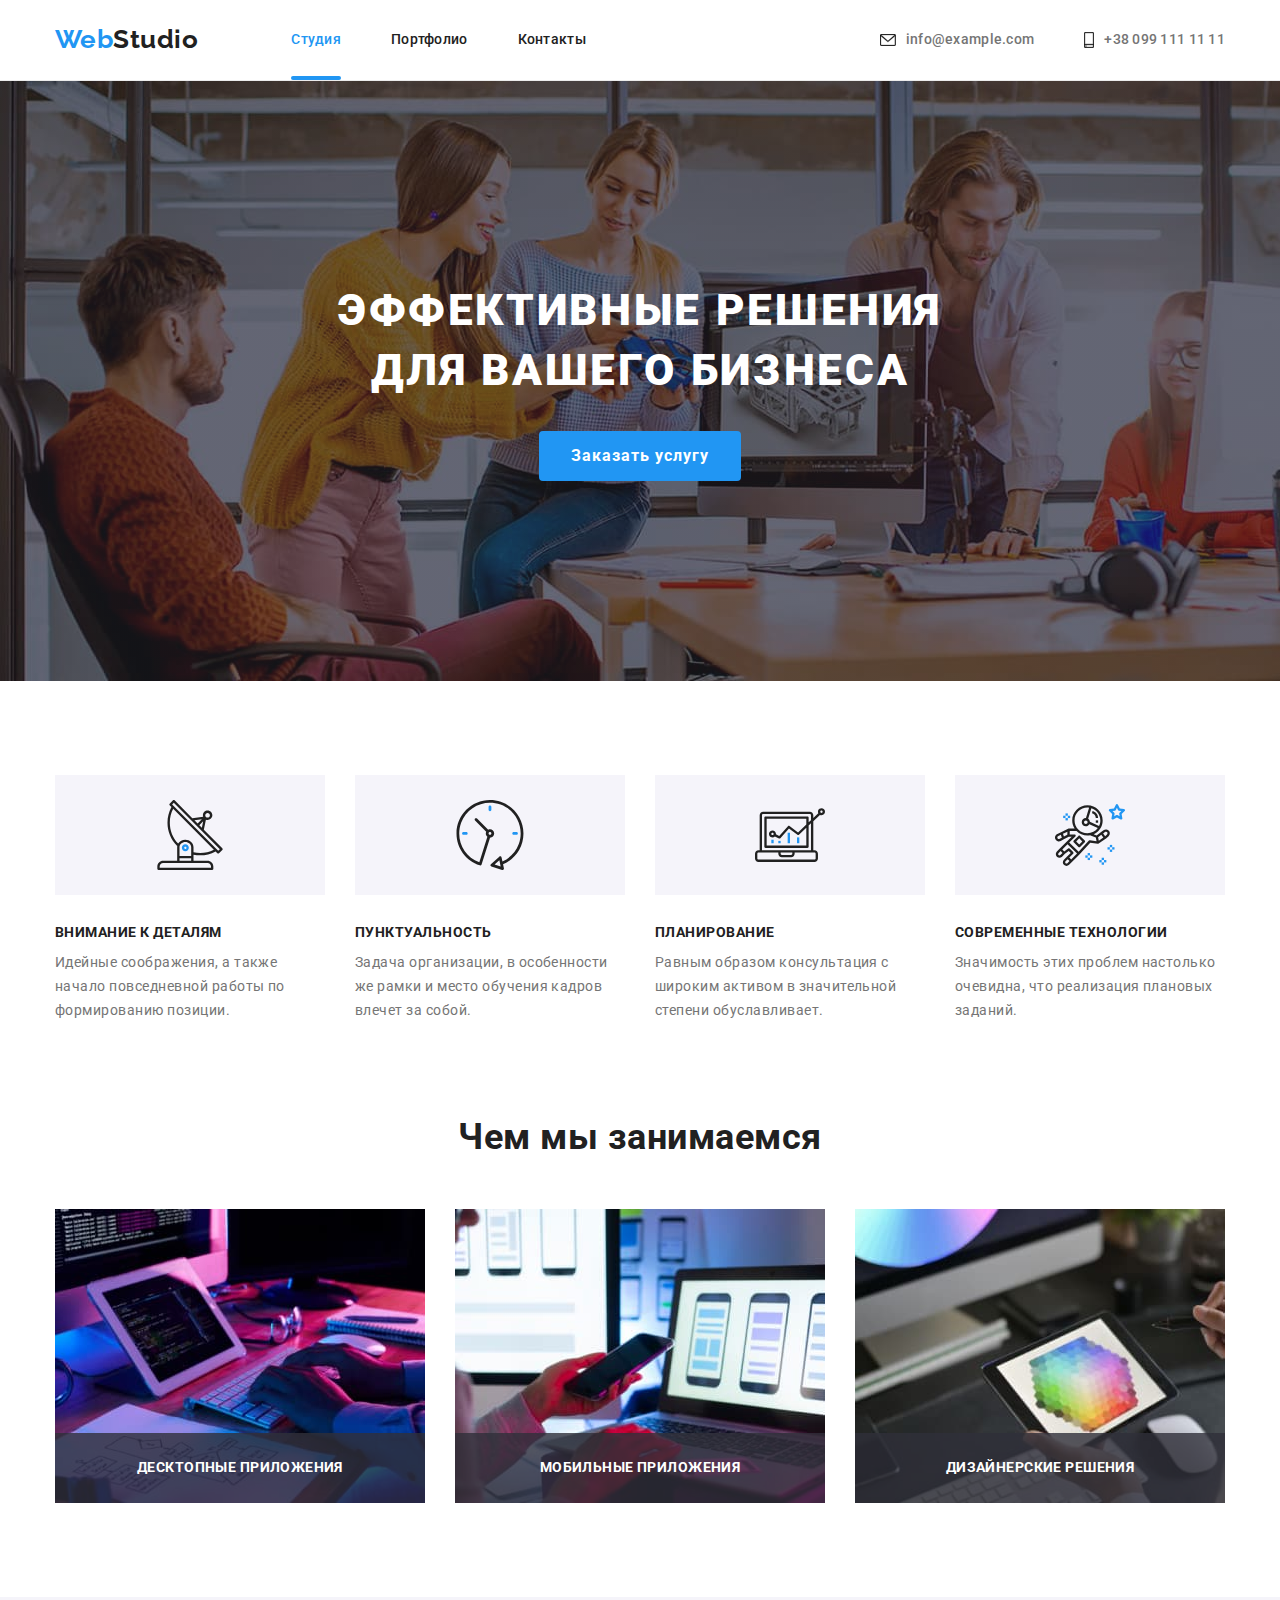
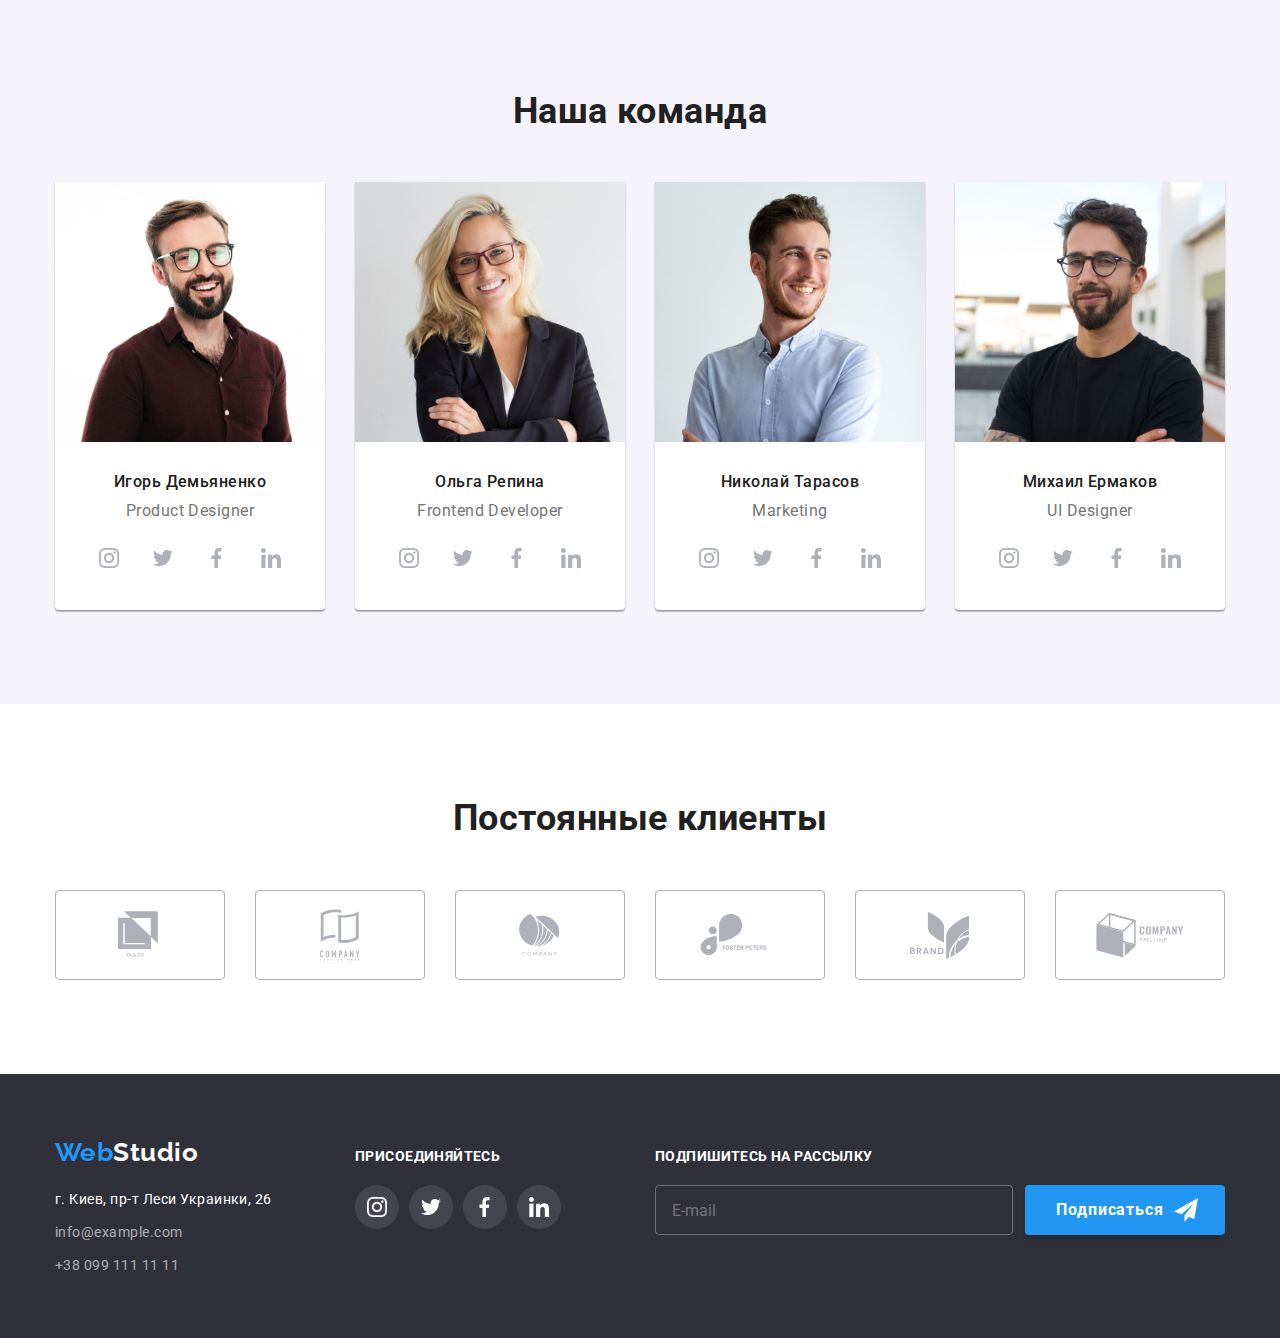
<file: index.html>
<!DOCTYPE html>
<html lang="ru">
<head>
    <meta charset="UTF-8">
    <meta http-equiv="X-UA-Compatible" content="IE=edge">
    <meta name="viewport" content="width=device-width, initial-scale=1.0">
    <title>WebStudio</title>
    <link rel="preconnect" href="https://fonts.gstatic.com">
    <link href="https://fonts.googleapis.com/css2?family=Raleway:wght@700&family=Roboto:wght@400;500;700;900&display=swap" rel="stylesheet">
    <link rel="stylesheet" href="https://cdnjs.cloudflare.com/ajax/libs/modern-normalize/1.0.0/modern-normalize.min.css">
    <link rel="stylesheet" href="css/styles.css">  
</head>
<body>
    <header class="header">
        <div class="container main">
          <nav class="nav-container">
                <a class="logo web header-logo" href="index.html" >Web<span class="studio-header">Studio</span></a>

            <ul class="nav-list">
                <li class="nav-item"><a href="index.html" class="link nav-link current">Студия</a></li>
                <li class="nav-item"><a href="portfolio.html" class="link nav-link">Портфолио</a></li>
                <li class="nav-item"><a href="" class="link nav-link">Контакты</a></li>
            </ul>
         </nav>

         <div class="header-contacts">
             <p class="nav-item">
               <a class="link header-link" href="mailto:info@example.com">
               <svg class="icon-contacts" width="16" height="12">
                 <use href="images/icons.svg#icon-envelope"></use>
               </svg>
              info@example.com</a>
            </p>
             <p class="nav-item">
               <a class="link header-link" href="telto:+380991111111">
              <svg class="icon-contacts" width="10" height="16">
                <use href="images/icons.svg#icon-smartphone"></use>
              </svg>+38 099 111 11 11</a>
            </p>
          </div>
        </div>
    </header>

    <main>
        <section class="hero overlay">
              <h1 class="hero-title">Эффективные решения для вашего бизнеса</h1>
              <button data-modal-open type="button" class="button hero-button">Заказать услугу</button>
        </section>

       
        <section class="advantages section">
           <div class="container">
            <h2 class="visually-hidden">Преимущества</h2>
            <ul class="advantages-list">

              

                <li class="advantages-item first-icon">
                  <div class="advantages-icons">
                     <svg class="icon-ad">
                      <use href="images/icons.svg#icon-antenna"></use>
                    </svg>
                 </div>

                    <h3 class="advantages-caption">Внимание к деталям</h3>
                <p class="advantages-decription">Идейные соображения, а также начало повседневной работы по формированию позиции.</p>
             </li>

             <li class="advantages-item second-icon">
              <div class="advantages-icons">
                <svg class="icon-ad">
                 <use href="images/icons.svg#icon-clock"></use>
               </svg>
            </div>
                 <h3 class="advantages-caption">Пунктуальность</h3>
                 <p class="advantages-decription">Задача организации, в особенности же рамки и место обучения кадров влечет за собой.</p>
             </li>

             <li class="advantages-item third-icon">
              <div class="advantages-icons">
                <svg class="icon-ad">
                 <use href="images/icons.svg#icon-diagram"></use>
               </svg>
            </div>
                 <h3 class="advantages-caption">Планирование</h3>
                 <p class="advantages-decription">Равным образом консультация с широким активом в значительной степени обуславливает.</p>
             </li>

             <li class="advantages-item fourth-icon">
              <div class="advantages-icons">
                <svg class="icon-ad">
                 <use href="images/icons.svg#icon-astronaut"></use>
               </svg>
            </div>
                 <h3 class="advantages-caption">Современные технологии</h3>
                 <p class="advantages-decription">Значимость этих проблем настолько очевидна, что реализация плановых заданий.</p>
             </li>
            </ul>
           </div>
        </section>

        <section class="examples section">
          <div class="container">
            <h2 class="section-title">Чем мы занимаемся</h2>
            <ul class="examples-list">
            <li class="examples-list-item"><img class="img" src="images/1.jpg" alt="человек работает за планшетом" width="370" height="294">
            <p>Десктопные приложения</p></li>
            <li class="examples-list-item"><img class="img" src="images/2.jpg" alt="человек работает за ноутбуком с телефоном в руке" width="370" height="294">
            <p>Мобильные приложения</p></li>
            <li class="examples-list-item"><img class="img" src="images/3.jpg" alt="человек на планшете рассматривает цветовую диаграмму" width="370" height="294">
            <p>Дизайнерские решения</p></li>
            </ul>
          </div>
        </section>

        <section class="team section">
            <div class="container">
            <h2 class="section-title">Наша команда</h2>
            <ul class="team-list">
                <li class="team-person">
                    <img class="img" src="images/img1.jpg" alt="Игорь Демьяненко Product Designer" width="270" height="260">
                    <div class="team-person-description">
                      <h3 class="section-name">Игорь Демьяненко</h3>
                      <p class="team-description">Product Designer</p>

                      <ul class="social-icons">
                        <li class="social-icons-item">
                          <a href="" class="social-icons-link" target="_blank" rel="noopener noreferrer">
                            <svg class="icon" aria-label="instagram">
                              <use href="images/icons.svg#icon-instagram"></use>
                            </svg>
                          </a>
                        </li>
                        <li class="social-icons-item">
                          <a href="" class="social-icons-link" target="_blank" rel="noopener noreferrer">
                            <svg class="icon" aria-label="twitter">
                              <use href="images/icons.svg#icon-twitter"></use>
                            </svg>
                          </a>  
                        </li>
                        <li class="social-icons-item">
                          <a href="" class="social-icons-link" target="_blank" rel="noopener noreferrer">
                            <svg class="icon" aria-label="facebook">
                              <use href="images/icons.svg#icon-facebook"></use>
                            </svg>
                          </a>
                        </li>
                        <li class="social-icons-item">
                          <a href="" class="social-icons-link" target="_blank" rel="noopener noreferrer">
                            <svg class="icon" aria-label="linkedin">
                              <use href="images/icons.svg#icon-linkedin"></use>
                            </svg>
                          </a>
                        </li>
                      </ul>
                    </div>
                </li>

                <li class="team-person">
                    <img class="img" src="images/img2.jpg" alt="Ольга Репина Frontend Developer" width="270" height="260">
                    <div class="team-person-description">
                      <h3 class="section-name">Ольга Репина</h3>
                      <p class="team-description">Frontend Developer</p>

                      <ul class="social-icons">
                        <li class="social-icons-item">
                          <a href="" class="social-icons-link" target="_blank" rel="noopener noreferrer">
                            <svg class="icon">
                              <use href="images/icons.svg#icon-instagram"></use>
                            </svg>
                          </a>
                        </li>
                        <li class="social-icons-item">
                          <a href="" class="social-icons-link" target="_blank" rel="noopener noreferrer">
                            <svg class="icon">
                              <use href="images/icons.svg#icon-twitter"></use>
                            </svg>
                          </a>  
                        </li>
                        <li class="social-icons-item">
                          <a href="" class="social-icons-link" target="_blank" rel="noopener noreferrer">
                            <svg class="icon">
                              <use href="images/icons.svg#icon-facebook"></use>
                            </svg>
                          </a>
                        </li>
                        <li class="social-icons-item">
                          <a href="" class="social-icons-link" target="_blank" rel="noopener noreferrer">
                            <svg class="icon">
                              <use href="images/icons.svg#icon-linkedin"></use>
                            </svg>
                          </a>
                        </li>
                      </ul>
                   </div>
                </li>

                <li class="team-person">
                    <img class="img" src="images/img3.jpg" alt="Николай Тарасов Marketing"  width="270" height="260">
                    <div class="team-person-description">
                      <h3 class="section-name">Николай Тарасов</h3>
                      <p class="team-description">Marketing</p>

                      <ul class="social-icons">
                        <li class="social-icons-item">
                          <a href="" class="social-icons-link" target="_blank" rel="noopener noreferrer">
                            <svg class="icon" aria-label="instagram">
                              <use href="images/icons.svg#icon-instagram"></use>
                            </svg>
                          </a>
                        </li>
                        <li class="social-icons-item">
                          <a href="" class="social-icons-link" target="_blank" rel="noopener noreferrer">
                            <svg class="icon" aria-label="twitter">
                              <use href="images/icons.svg#icon-twitter"></use>
                            </svg>
                          </a>  
                        </li>
                        <li class="social-icons-item">
                          <a href="" class="social-icons-link" target="_blank" rel="noopener noreferrer">
                            <svg class="icon" aria-label="facebook">
                              <use href="images/icons.svg#icon-facebook"></use>
                            </svg>
                          </a>
                        </li>
                        <li class="social-icons-item">
                          <a href="" class="social-icons-link" target="_blank" rel="noopener noreferrer">
                            <svg class="icon" aria-label="linkedin">
                              <use href="images/icons.svg#icon-linkedin"></use>
                            </svg>
                          </a>
                        </li>
                      </ul>
                    </div>
                </li>

                <li class="team-person">
                    <img class="img" src="images/img4.jpg" alt="Михаил Ермаков UI Designer" width="270" height="260">
                    <div class="team-person-description">
                      <h3 class="section-name">Михаил Ермаков</h3>
                      <p class="team-description">UI Designer</p>

                      <ul class="social-icons">
                        <li class="social-icons-item">
                          <a href="" class="social-icons-link" target="_blank" rel="noopener noreferrer">
                            <svg class="icon" aria-label="instagram">
                              <use href="images/icons.svg#icon-instagram"></use>
                            </svg>
                          </a>
                        </li>
                        <li class="social-icons-item">
                          <a href="" class="social-icons-link" target="_blank" rel="noopener noreferrer">
                            <svg class="icon" aria-label="twitter">
                              <use href="images/icons.svg#icon-twitter"></use>
                            </svg>
                          </a>  
                        </li>
                        <li class="social-icons-item">
                          <a href="" class="social-icons-link" target="_blank" rel="noopener noreferrer">
                            <svg class="icon" aria-label="facebook">
                              <use href="images/icons.svg#icon-facebook"></use>
                            </svg>
                          </a>
                        </li>
                        <li class="social-icons-item">
                          <a href="" class="social-icons-link" target="_blank" rel="noopener noreferrer"> 
                            <svg class="icon" aria-label="linkedin">
                              <use href="images/icons.svg#icon-linkedin"></use>
                            </svg>
                          </a>
                        </li>
                      </ul>
                    </div>
                </li>
            </ul>
          </div>
        </section>

        <section class="section">
          <div class="container">
            <h2 class="section-title">Постоянные клиенты</h2>
            <ul class="clients-list">
              <li class="clients-item">
                <a href="" class="clients-link" target="_blank" rel="noopener noreferrer" >
                  <svg class="clients-icon" width="44" height="49" aria-label="Первый клиент">
                    <use href="images/icons.svg#icon-logo-1"></use>
                  </svg>
                </a>
              </li>

              <li class="clients-item">
                <a href="" class="clients-link" target="_blank" rel="noopener noreferrer" >
                  <svg class="clients-icon" width="40" height="52" aria-label="Второй клиент">
                    <use href="images/icons.svg#icon-logo-2"></use>
                  </svg>
                </a>
              </li>

              <li class="clients-item">
                <a href="" class="clients-link" target="_blank" rel="noopener noreferrer" >
                  <svg class="clients-icon" width="41" height="42" aria-label="Третий клиент">
                    <use href="images/icons.svg#icon-logo-3"></use>
                  </svg>
                </a>
              </li>

              <li class="clients-item">
                <a href="" class="clients-link" target="_blank" rel="noopener noreferrer">
                  <svg class="clients-icon" width="80" height="42"  aria-label="Четвертый клиент">
                    <use href="images/icons.svg#icon-logo-4"></use>
                  </svg>
                </a>
              </li>

              <li class="clients-item">
                <a href="" class="clients-link" target="_blank" rel="noopener noreferrer">
                  <svg class="clients-icon" width="59" height="47" aria-label="Пятый клиент">
                    <use href="images/icons.svg#icon-logo-5"></use>
                  </svg>
                </a>
              </li>

              <li class="clients-item">
                <a href="" class="clients-link" target="_blank" rel="noopener noreferrer">
                  <svg class="clients-icon" width="88" height="45" aria-label="Шестой клиент">
                    <use href="images/icons.svg#icon-logo-6"></use>
                  </svg>
                </a>
              </li>
            </ul>
          </div>
        </section>
   


    </main>

    <footer class="footer">
       <div class="container">
         <div class="footer-container">
         <div class="container-contacts-footer">
        <a class="logo web footer-logo" href="index.html" >Web<span class="studio-footer">Studio</span></a>

        <address class="address">
            <p class="footer-hover">г. Киев, пр-т Леси Украинки, 26</p>
            <a class="address-mail footer-hover" href="mailto:info@example.com" >info@example.com</a><br>
            <a class="address-mail footer-hover" href="telto:+380991111111" >+38 099 111 11 11</a>
        </address>
      </div>

      <div class="container-contacts-footer">
        <p>Присоединяйтесь</p>

        <ul class="social-icons">
          <li class="social-icons-item">
            <a href="" class="social-icons-link" target="_blank" rel="noopener noreferrer">
              <svg class="icon footer-icon" aria-label="instagram">
                <use href="images/icons.svg#icon-instagram"></use>
              </svg>
            </a>
          </li>
          <li class="social-icons-item">
            <a href="" class="social-icons-link" target="_blank" rel="noopener noreferrer">
              <svg class="icon footer-icon" aria-label="twitter">
                <use href="images/icons.svg#icon-twitter"></use>
              </svg>
            </a>  
          </li>
          <li class="social-icons-item">
            <a href="" class="social-icons-link" target="_blank" rel="noopener noreferrer">
              <svg class="icon footer-icon" aria-label="facebook">
                <use href="images/icons.svg#icon-facebook"></use>
              </svg>
            </a>
          </li>
          <li class="social-icons-item">
            <a href="" class="social-icons-link" target="_blank" rel="noopener noreferrer">
              <svg class="icon footer-icon" aria-label="linkedin">
                <use href="images/icons.svg#icon-linkedin"></use>
              </svg>
            </a>
          </li>
        </ul>
      </div>

      <div class="big-container-contacts-footer">
        <p>Подпишитесь на рассылку</p>
        <form class="footer-form">
          <div class="footer-form-mail">
          <input type="email" name="email" id="mail-footer" placeholder="E-mail">
         </div>
         
         <div class="footer-form-button">
           <button type="submit" class="button button-footer">
           Подписаться
           <svg class="icon-send" width="24" height="24">
            <use href="images/icons.svg#icon-send"></use>
          </svg>
         </button>
         </div>
         
        </form>

      </div>
      </div> 
      </div>
    </footer>


    <div class="backdrop is-hidden" data-modal>
      <div class="modal">
        <button class="button-close" data-modal-close aria-label="закрыть">
          <svg class="icon-close" width="18" height="18">
            <use href="images/icons.svg#icon-close"></use>
          </svg>
        </button>

        <p class="modal-title">Оставьте свои данные, мы вам перезвоним</p>

        <form class="form modal-form">
          <div class="modal-form-item">
            <label for="user-name" class="form-label">Имя</label>
            <div class="form-field">
            <svg class="icon-modal" width="18" height="18">
              <use href="images/icons.svg#icon-person-modal"></use>
            </svg>
          <input class="form-input" type="text" name="user-name" id="user-name">
          </div>
          </div>
          
          <div class="modal-form-item">
            <label for="tel" class="form-label">Телефон</label>
           <div class="form-field">
            <svg class="icon-modal" width="18" height="18">
              <use href="images/icons.svg#icon-phone-modal"></use>
            </svg>
          <input class="form-input" type="tel" name="tel" id="tel">
           </div>
          </div>
          
          <div class="modal-form-item">
            <label for="mail" class="form-label">Почта</label>
           <div class="form-field">
            <svg class="icon-modal" width="18" height="18">
              <use href="images/icons.svg#icon-email-modal"></use>
            </svg> 
          <input class="form-input" type="email" name="mail" id="mail">
           </div>
          </div>
           
           <div class="form-field modal-form-item">
            <label for="comments" class="form-label">Комментарий</label>
          <textarea class="comments-field" name="comments" id="comments" rows="6" placeholder="Введите текст"></textarea>
           </div>
          
           <div class="form-field checkbox-field">
            <input class="checkbox" type="checkbox" name="agreement" id="agreement">
          <label class="checkbox-label" for="agreement">Соглашаюсь с рассылкой и принимаю </label><a>Условия договора</a>
           </div>

          <button class="button" type="submit">Отправить</button>


        </form>
      </div>
    </div>
    <script src="./js/modal.js"></script>
</body>
</html>
</file>
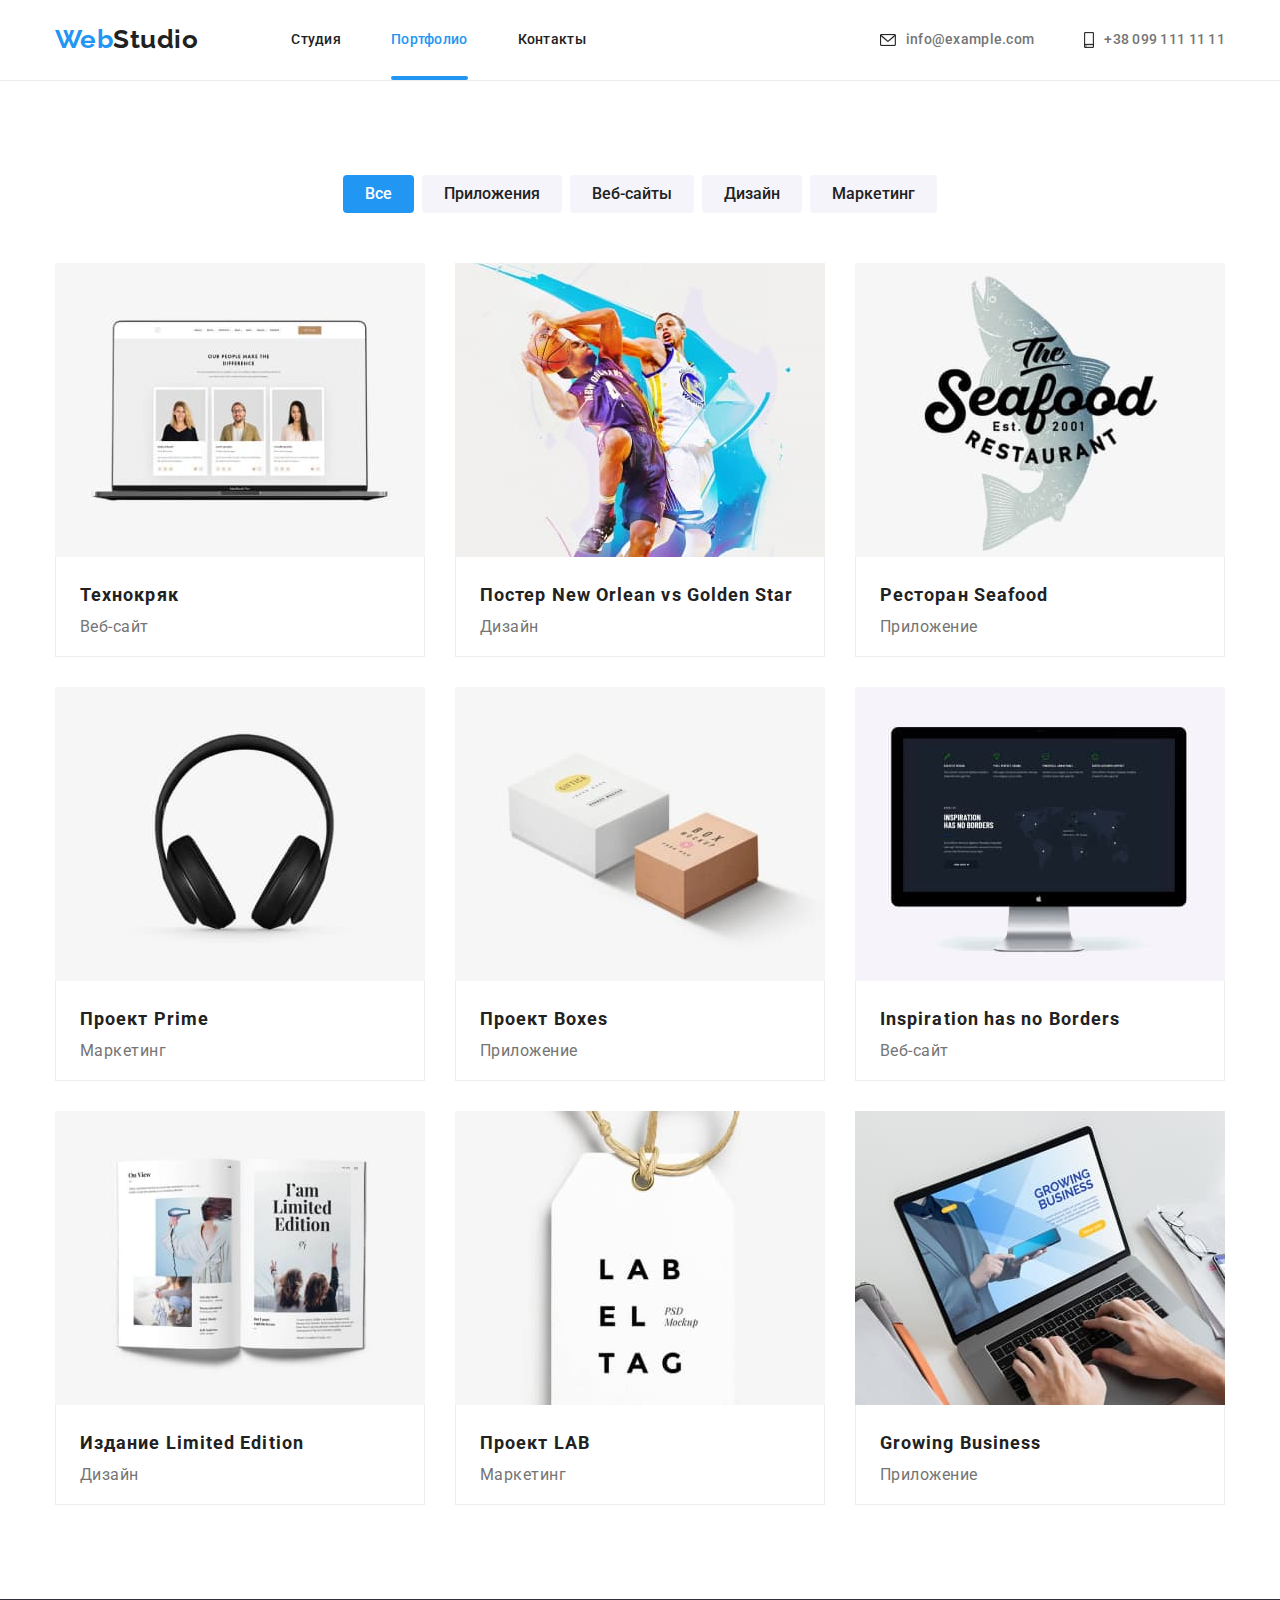
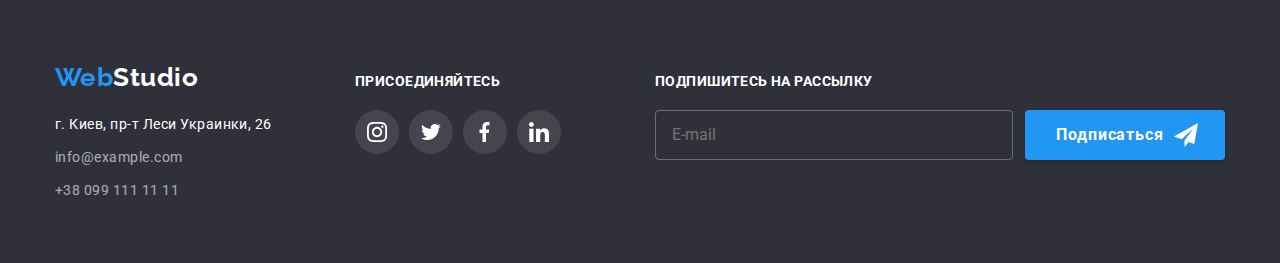
<file: portfolio.html>
<!DOCTYPE html>
<html lang="ru">
<head>
    <meta charset="UTF-8">
    <meta http-equiv="X-UA-Compatible" content="IE=edge">
    <meta name="viewport" content="width=device-width, initial-scale=1.0">
    <title>WebStudio Portfolio</title>
    <link rel="preconnect" href="https://fonts.gstatic.com">
    <link href="https://fonts.googleapis.com/css2?family=Raleway:wght@700&family=Roboto:wght@400;500;700;900&display=swap" rel="stylesheet">
    <link rel="stylesheet" href="https://cdnjs.cloudflare.com/ajax/libs/modern-normalize/1.0.0/modern-normalize.min.css">
    <link rel="stylesheet" href="css/styles.css">  
</head>
<body>
  <header class="header">
    <div class="container main">
      <nav class="nav-container">
            <a class="logo web header-logo" href="index.html" >Web<span class="studio-header">Studio</span></a>

        <ul class="nav-list">
            <li class="nav-item"><a href="index.html" class="link nav-link">Студия</a></li>
            <li class="nav-item"><a href="portfolio.html" class="link nav-link current">Портфолио</a></li>
            <li class="nav-item"><a href="" class="link nav-link">Контакты</a></li>
        </ul>
     </nav>

     <div class="header-contacts">
      <p class="nav-item">
        <a class="link header-link" href="mailto:info@example.com">
        <svg class="icon-contacts" width="16" height="12">
          <use href="images/icons.svg#icon-envelope"></use>
        </svg>
       info@example.com</a>
     </p>
      <p class="nav-item">
        <a class="link header-link" href="telto:+380991111111">
       <svg class="icon-contacts" width="10" height="16">
         <use href="images/icons.svg#icon-smartphone"></use>
       </svg>+38 099 111 11 11</a>
     </p>
   </div>
    </div>
  </header>

    <main>
        <section class="projects section">
          <div class="container">
            <h1 class="visually-hidden">Наши проекты</h1>
           <ul class="projects-list">
            <li class="projects-list-item"><button type="button" class="button projects-button projects-button-option">Все</button></li>
            <li class="projects-list-item"><button type="button" class="button projects-button">Приложения</button></li>
            <li class="projects-list-item"><button type="button" class="button projects-button">Веб-сайты</button></li>
            <li class="projects-list-item"><button type="button" class="button projects-button">Дизайн</button></li>
            <li class="projects-list-item"><button type="button" class="button projects-button">Маркетинг</button></li>
           </ul>

            <ul class="projects-gallery">
                <li class="projects-item">
                  <a class="projects-link" href="">
                    <div class="projects-link-anime">
                      <img class="img" src="images-portfolio/1.jpg" alt="Веб-сайт Технокряк" width="370" height="294">
                      <p class="anime-item">Технокряк это современная площадка распространения коронавируса. Компании используют эту платформу для цифрового шпионажа и атак на защищённые сервера конкурентов.</p>
                    </div>
                    <div class="projects-border">
                      <h2 class="projects-name">Технокряк</h2>
                      <p class="projects-description">Веб-сайт</p>
                  </div>
                </a>
                </li>
                <li class="projects-item">
                  <a class="projects-link" href="">
                    <div class="projects-link-anime">
                    <img class="img" src="images-portfolio/2.jpg" alt="Дизайн Постерa New Orlean vs Golden Star" width="370" height="294">
                    <p class="anime-item">Технокряк это современная площадка распространения коронавируса. Компании используют эту платформу для цифрового шпионажа и атак на защищённые сервера конкурентов.</p>
                    </div>
                     <div class="projects-border">
                      <h2 class="projects-name">Постер New Orlean vs Golden Star</h2>
                      <p class="projects-description">Дизайн</p>
                    </div>
                  </a>
                </li>
                <li class="projects-item">
                  <a class="projects-link" href="">
                    <div class="projects-link-anime">
                      <img class="img" src="images-portfolio/3.jpg" alt="Приложение Ресторанa Seafood" width="370" height="294">
                      <p class="anime-item">Технокряк это современная площадка распространения коронавируса. Компании используют эту платформу для цифрового шпионажа и атак на защищённые сервера конкурентов.</p>
                    </div>
                     <div class="projects-border">
                      <h2 class="projects-name">Ресторан Seafood</h2>
                      <p class="projects-description">Приложение</p>
                    </div>
                  </a>
                </li>
                <li class="projects-item">
                  <a class="projects-link" href="">
                    <div class="projects-link-anime">
                      <img class="img" src="images-portfolio/4.jpg" alt="Маркетинг Проект Prime" width="370" height="294">
                      <p class="anime-item">Технокряк это современная площадка распространения коронавируса. Компании используют эту платформу для цифрового шпионажа и атак на защищённые сервера конкурентов.</p>
                    </div>
                    <div class="projects-border">
                      <h2 class="projects-name">Проект Prime</h2>
                      <p class="projects-description">Маркетинг</p>
                    </div>
                  </a>
                </li>
                <li class="projects-item">
                  <a class="projects-link" href="">
                    <div class="projects-link-anime">
                    <img class="img" src="images-portfolio/5.jpg" alt="Приложение Проект Boxes" width="370" height="294">
                    <p class="anime-item">Технокряк это современная площадка распространения коронавируса. Компании используют эту платформу для цифрового шпионажа и атак на защищённые сервера конкурентов.</p>
                    </div>
                    <div class="projects-border">
                      <h2 class="projects-name">Проект Boxes</h2>
                      <p class="projects-description">Приложение</p>
                    </div>
                  </a>
                </li>
                <li class="projects-item">
                  <a class="projects-link" href="">
                    <div class="projects-link-anime">
                      <img class="img" src="images-portfolio/6.jpg" alt="Веб-сайт Inspiration has no Borders" width="370" height="294">
                      <p class="anime-item">Технокряк это современная площадка распространения коронавируса. Компании используют эту платформу для цифрового шпионажа и атак на защищённые сервера конкурентов.</p>
                    </div>
                    <div class="projects-border">
                      <h2 class="projects-name">Inspiration has no Borders</h2>
                      <p class="projects-description">Веб-сайт</p>
                    </div>
                  </a>
                </li>
                <li class="projects-item">
                  <a class="projects-link" href="">
                    <div class="projects-link-anime">
                      <img class="img" src="images-portfolio/7.jpg" alt="Дизайн Издания Limited Edition" width="370" height="294">
                      <p class="anime-item">Технокряк это современная площадка распространения коронавируса. Компании используют эту платформу для цифрового шпионажа и атак на защищённые сервера конкурентов.</p>
                    </div>
                    <div class="projects-border">
                      <h2 class="projects-name">Издание Limited Edition</h2>
                      <p class="projects-description">Дизайн</p>
                    </div>
                  </a>
                </li>
                <li class="projects-item">
                  <a class="projects-link" href="">
                    <div class="projects-link-anime">
                      <img class="img" src="images-portfolio/8.jpg" alt="Маркетинг Проект LAB" width="370" height="294">
                      <p class="anime-item">Технокряк это современная площадка распространения коронавируса. Компании используют эту платформу для цифрового шпионажа и атак на защищённые сервера конкурентов.</p>
                    </div>
                    <div class="projects-border">
                      <h2 class="projects-name">Проект LAB</h2>
                      <p class="projects-description">Маркетинг</p>
                   </div>
                  </a>
                </li>
                <li class="projects-item">
                  <a class="projects-link" href="">
                    <div class="projects-link-anime">
                      <img class="img" src="images-portfolio/9.jpg" alt="Приложение Growing Business" width="370" height="294">
                      <p class="anime-item">Технокряк это современная площадка распространения коронавируса. Компании используют эту платформу для цифрового шпионажа и атак на защищённые сервера конкурентов.</p>
                    </div>
                    <div class="projects-border">
                      <h2 class="projects-name">Growing Business</h2>
                      <p class="projects-description">Приложение</p>
                   </div>
                  </a>
                </li>
            </ul>
         </div>
        </section>
    </main>

    <footer class="footer">
      <div class="container">
        <div class="footer-container">
        <div class="container-contacts-footer">
       <a class="logo web footer-logo" href="index.html" >Web<span class="studio-footer">Studio</span></a>

       <address class="address">
           <p class="footer-hover">г. Киев, пр-т Леси Украинки, 26</p>
           <a class="address-mail footer-hover" href="mailto:info@example.com" >info@example.com</a><br>
           <a class="address-mail footer-hover" href="telto:+380991111111" >+38 099 111 11 11</a>
       </address>
     </div>

     <div class="container-contacts-footer">
       <p>Присоединяйтесь</p>

       <ul class="social-icons">
         <li class="social-icons-item">
           <a href="" class="social-icons-link" target="_blank" rel="noopener noreferrer">
             <svg class="icon footer-icon" aria-label="instagram">
               <use href="images/icons.svg#icon-instagram"></use>
             </svg>
           </a>
         </li>
         <li class="social-icons-item">
           <a href="" class="social-icons-link" target="_blank" rel="noopener noreferrer">
             <svg class="icon footer-icon" aria-label="twitter">
               <use href="images/icons.svg#icon-twitter"></use>
             </svg>
           </a>  
         </li>
         <li class="social-icons-item">
           <a href="" class="social-icons-link" target="_blank" rel="noopener noreferrer">
             <svg class="icon footer-icon" aria-label="facebook">
               <use href="images/icons.svg#icon-facebook"></use>
             </svg>
           </a>
         </li>
         <li class="social-icons-item">
           <a href="" class="social-icons-link" target="_blank" rel="noopener noreferrer">
             <svg class="icon footer-icon" aria-label="linkedin">
               <use href="images/icons.svg#icon-linkedin"></use>
             </svg>
           </a>
         </li>
       </ul>
     </div>

     <div class="big-container-contacts-footer">
       <p>Подпишитесь на рассылку</p>
       <form class="footer-form">
         <div class="footer-form-mail">
         <input type="email" name="email" id="mail-footer" placeholder="E-mail">
        </div>
        
        <div class="footer-form-button">
          <button type="submit" class="button button-footer">
          Подписаться
          <svg class="icon-send" width="24" height="24">
           <use href="images/icons.svg#icon-send"></use>
         </svg>
        </button>
        </div>
        
       </form>

     </div>
     </div> 
     </div>
   </footer>

</body>
</html>
</file>
<file: css/styles.css>
/*цвет-акцент #2196F3 */
/*цвет заголовков #212121;*/
/*цвет обычного текста  #757575;*/
/*цвет-акцент текста #FFFFFF;*/
/*цвет-акцент фона #2F303A;*/
/*цвет-акцент секции #F5F4FA;*/
/*section-title - h2*/
/*section-name - h3*/

:root {
    --accent-color: #2196F3;  
    --title-text-color: #212121;
    --text-color-accent: #ffffff;
    --background-color:  #E5E5E5;
    --background-color-accent: #2F303A;
    --background-color-section: #F5F4FA;
    --button-focus-color: #188CE8;
    --body-color: #757575;
    --projects-border-color: #EEEEEE;
    --header-border-bottom-color: #ECECEC;
    --hero-background-color: #C4C4C4;
    --icons-color: #AFB1B8;
    --title-font: "Raleway", sans-serif;
    --card-set-gap: 30px;
}

html {
    box-sizing: border-box;
  }
  
  *,
  *::before,
  *::after {
    box-sizing: inherit;
  }
  
body {
    font-family: "Roboto", sans-serif;
    color: var(--body-color);
    background-color: var(--text-color-accent);
    letter-spacing: 0.03em;
}

h1, h2, h3, h4, h5, h6, ul, p {
    margin: 0;
    padding: 0;
}
/*общие классы*/ 
.container {
    width: 1200px;
    margin: 0 auto;
    padding-left: 15px;
    padding-right: 15px;
}
.section {
    padding-top: 94px;
    padding-bottom: 94px;
}
.button {
    font-family: inherit;
    cursor: pointer;
    border-radius: 4px;
    border: none;
} 
.img {
    display: block;
    max-width: 100%;
    height: auto;
}
textarea {
    resize: none;
}

/*logo*/
.logo {
    font-family: var(--title-font);
    font-weight: 700;
    font-size: 26px;
    line-height: 1.19;
    text-decoration: none;
}
.web {
    color: var(--accent-color);
}
.header-logo {
    padding-top: 24px;
    padding-bottom: 25px;
}
.studio-header {
    color: var(--title-text-color);
}
.studio-footer {
    color: var(--text-color-accent);
}

/*навигационная панель*/
.header {
    background-color: var(--text-color-accent);
    border-bottom: 1px solid var(--header-border-bottom-color);
}
.nav-list{
    display: flex;
    flex-wrap: wrap;
    list-style: none;
    margin-left: 93px;
}
.nav-item + .nav-item {
    margin-left: 50px;
}
.link {
    font-weight: 500;
    font-size: 14px;
    line-height: 1.14;
    letter-spacing: 0.02em;
    text-decoration: none;
}
.nav-link {
    display: block;
    padding-top: 32px;
    padding-bottom: 32px;
    color: var(--title-text-color);
    transition: color 250ms cubic-bezier(0.4, 0, 0.2, 1);
}
.nav-link:hover,
.nav-link:focus,
.header-link:hover,
.header-link:focus {
    color: var(--accent-color);
   
}

.header-link {
    display: flex;
    align-items: center;
    padding-top: 32px;
    padding-bottom: 32px;
    color: var(--body-color);
    transition: stroke 250ms cubic-bezier(0.4, 0, 0.2, 1),
    stroke-width 250ms cubic-bezier(0.4, 0, 0.2, 1);
}

.header-contacts {
    display: flex;
    align-items: center;
    flex-wrap: wrap;
    list-style: none;
    margin-left: auto;
}
.nav-container {
    display: flex;
    align-items: center;
    flex-wrap: wrap;
}
.main {
    display: flex;
    align-items: center;
    flex-wrap: wrap;
}
.icon-contacts {
    margin-right: 10px;
    stroke: currentColor;   
    transition: stroke 250ms cubic-bezier(0.4, 0, 0.2, 1),
    stroke-width 250ms cubic-bezier(0.4, 0, 0.2, 1);
}

.header-link:hover .icon-contacts,
.header-link:focus .icon-contacts {
    stroke: currentColor; 
    stroke-width: 3px;
}


/*блок герой*/
.hero {
    display: flex;
    flex-direction: column;
    align-items: center;
    justify-content: center;
    text-align: center;
    height: 600px;
    background-color: var(--background-color-accent);
}
.hero-title {
    max-width: 696px;
    font-weight: 900;
    font-size: 44px;
    line-height: 1.36;
    letter-spacing: 0.06em;
    text-transform: uppercase;
    color: var(--text-color-accent);
    margin-bottom: 30px;
}
.hero-button {
    display: inline-block;
    padding: 10px 32px;
    min-width: 200px;
    font-weight: 700;
    font-size: 16px;
    line-height: 1.87;
    letter-spacing: 0.06em;
    color: var(--text-color-accent);
    background-color: var(--accent-color);
    transition:  background-color 250ms cubic-bezier(0.4, 0, 0.2, 1);
}
.hero-button:focus,
.hero-button:hover {
    background-color: var(--button-focus-color);
}
.overlay {
    max-width: 1600px;
    height: 600px;
    margin-left: auto;
    margin-right: auto;
    background-image: linear-gradient( to right, rgba(47, 48, 58, 0.4), rgba(47, 48, 58, 0.4) ), url(../images/img-overlay.jpg);
    background-color: var(--hero-background-color);
    background-repeat: no-repeat;
    background-position: top left;
    background-size: cover;
}

/*блок преимущества*/

.advantages-list {
    display: flex;
    margin-top: calc(-1 * var(--card-set-gap)); 
    margin-left: calc(-1 * var(--card-set-gap)); 
    list-style: none;
}
.advantages-item {
    flex-basis: calc((100% - 4 * var(--card-set-gap)) / 4);
    margin-left: var(--card-set-gap);
    margin-top: var(--card-set-gap);
}
/*
.advantages-item::before {
    margin-bottom:  var(--card-set-gap);
    display: block;
    content: " ";
    height: 120px;
    background-color: var(--background-color-section);
    background-repeat: no-repeat;
    background-position: center;
}
.first-icon::before {
   background-image: url(//images/icons.svg);
}
.second-icon::before {
    background-image: url(../images/Vector-1.svg);
}
.third-icon::before {
    background-image: url(../images/Vector-2.svg);
}
.fourth-icon::before {
    background-image: url(../images/astronaut.svg);
}
*/

.icon-ad {
  width: 70px;
  height: 70px;
}
.advantages-icons {
  display: flex;
  align-items: center;
  justify-content: center;
  width: 270px;
  height: 120px;
  margin-bottom: var(--card-set-gap);
  background-color: var(--background-color-section);
}
.advantages-caption {
    margin-bottom: 10px;
    font-weight: 700;
    font-size: 14px;
    line-height: 1.14;
    text-transform: uppercase;
    color: var(--title-text-color);
}
.advantages-decription {
    font-size: 14px;
    line-height: 1.71;
}
.visually-hidden {
    position: absolute !important;
    clip: rect(1px 1px 1px 1px);
    clip: rect(1px, 1px, 1px,1px);
    padding: 0 !important;
    border: 0 !important;
    height: 1px !important;
    width: 1px !important;
    overflow: hidden;
  }

/*examples - чем мы занимаемся*/
.section-title {
    margin-bottom: 50px;
    font-weight: 700;
    font-size: 36px;
    line-height: 1.16;
    text-align: center;
    color: var(--title-text-color);
}
.examples {
    padding-top: 0;
}
.examples-list {
    display: flex;
    justify-content: center;
    flex-wrap: wrap;
    list-style: none;
    
}
.examples-list-item {
    position: relative;
}
.examples-list-item p {
    position: absolute;
    display: flex;
    justify-content: center;
    align-items: center;
    left: 0;
    bottom: 0;
    height: 70px;
    width: 100%;
    font-weight: 700;
    font-size: 14px;
    line-height: 1.14;
    letter-spacing: 0.03em;
    text-transform: uppercase;
    color: var(--text-color-accent);
    background-color: rgba(47, 48, 58, 0.8);
}
.examples-list-item:not(:last-child) {
    margin-right: var(--card-set-gap);
}

/*team - наша команда*/
.team {
    background-color: var(--background-color-section);
}
.team-list {
    display: flex;
    flex-wrap: wrap;
    justify-content: center;
    margin-top: calc(-1 * var(--card-set-gap));
    margin-left: calc(-1 * var(--card-set-gap));
    list-style: none;
}
.section-name {
    margin-bottom: 10px;
    font-weight: 500;
    font-size: 16px;
    line-height: 1.19;
    color: var(--title-text-color);
}
.team-person {
    flex-basis: calc((100% - 4 * var(--card-set-gap)) / 4);
    margin-left: var(--card-set-gap);
    margin-top: var(--card-set-gap);
    text-align: center;
    background-color: var(--text-color-accent);
    border-radius: 0px 0px 4px 4px;
    box-shadow: 0px 1px 3px rgba(0, 0, 0, 0.12), 
    0px 1px 1px rgba(0, 0, 0, 0.14),
    0px 2px 1px rgba(0, 0, 0, 0.2);
}
.team-description {
    font-size: 16px;
    line-height: 1.19;
}
.team-person-description  {
   padding: 30px 32px;
}


/*Иконки*/

.social-icons {
    display: inline-flex;
    list-style: none;
    padding-top: 16px;
}
.icon {
    width: 20px;
    height: 20px;
    fill: var(--icons-color);
}
.social-icons-item {
    width: 44px;
    height: 44px;
}
.social-icons-link {
   display: flex;
   justify-content: center;
    align-items: center;
    width: 100%;
    height: 100%;
    border-radius: 50%;
    background-color: var(--text-color-accent);
    transition: fill 250ms cubic-bezier(0.4, 0, 0.2, 1),
    background-color 250ms cubic-bezier(0.4, 0, 0.2, 1);
}
.social-icons-link:hover .icon, 
.social-icons-link:focus .icon {
   fill: var(--text-color-accent);
}
.social-icons-link:hover, 
.social-icons-link:focus {
   background-color: var(--accent-color);
}

.social-icons-item:not(:last-child) {
    margin-right: 10px;
}


/*наши клиенты*/
.clients-list {
    list-style: none;
    display: flex;
    flex-wrap: wrap;
    margin-top: calc(-1 * var(--card-set-gap));
    margin-left: calc(-1 * var(--card-set-gap));
}
.clients-item {
    width: 170px;
    height: 90px;
    margin-left: var(--card-set-gap);
    margin-top: var(--card-set-gap);
    flex-basis: calc((100% - 6 * 30px) / 6);
}
.clients-link {
  display: inline-flex;
  justify-content: center;
  align-items: center;
  border: 1px solid #AFB1B8;
  border-radius: 4px;
  width: 100%;
  height: 100%;
  transition: border-color 250ms cubic-bezier(0.4, 0, 0.2, 1);
}
.clients-icon {
    fill: var(--icons-color);
    transition: fill 250ms cubic-bezier(0.4, 0, 0.2, 1);
}
.clients-link:hover .clients-icon,
.clients-link:focus .clients-icon {
   fill: var(--accent-color);
}
.clients-link:hover,
.clients-link:focus {
   border-color: var(--accent-color);
}

/*footer*/
.footer {
    background-color: var(--background-color-accent);
    padding-top: 60px;
    padding-bottom: 60px;
}
.footer-logo {
    display: inline-block;
    margin-bottom: 20px;
}
.address {
    font-style: normal;
    font-size: 14px;
    line-height: 1.71;
    color: var(--text-color-accent);
}
.address-mail {
    display: inline-block;
    text-decoration: none;
    color: var(--text-color-accent);
    opacity: 0.6;
}
.footer-hover { 
    font-weight: 400;
    transition: color 250ms cubic-bezier(0.4, 0, 0.2, 1);
}
.footer-hover:not(:last-child) {
    margin-bottom: 9px;
}
.footer-hover:focus,
.footer-hover:hover {
    color: var(--accent-color);
}
.container-contacts-footer>p {
    margin-top: 15px;
    margin-bottom: 20px;
    font-weight: 700;
    font-size: 14px;
    line-height: 1.14;
    letter-spacing: 0.03em;
    text-transform: uppercase;
    color: var(--text-color-accent);
}
.container-contacts-footer .social-icons-link {
    background-color:  rgba(255, 255, 255, 0.1);
}
.footer-icon {
  fill: var(--text-color-accent);
}
.footer-container {
    display: flex;
    justify-content: space-between;
    align-items: baseline;
    margin-top: calc(-1 * var(--card-set-gap));
    margin-left: calc(-1 * var(--card-set-gap));
}
.container-contacts-footer {
    margin-left: var(--card-set-gap);
    margin-top: var(--card-set-gap);
    flex-basis: calc((50% - 45px) / 2);
}
.big-container-contacts-footer {
    margin-left: var(--card-set-gap);
    margin-top: var(--card-set-gap);
    flex-basis: calc(50% - 15px);
    flex-grow: 1;
}
.container-contacts-footer .social-icons-link:hover, 
.container-contacts-footer .social-icons-link:focus  {
   background-color: var(--accent-color);
}
.big-container-contacts-footer p {
    margin-bottom: 20px;
    font-weight: 700;
    font-size: 14px;
    line-height: 1.14;
    letter-spacing: 0.03em;
    text-transform: uppercase;
    color: var(--text-color-accent);
}
.footer .social-icons {
    padding: 0;
}
.footer-form-mail input {
  padding-top: 15px;
  padding-bottom: 15px;
  padding-left: 16px;
  width: 358px;
  height: 50px;
  border: 1px solid rgba(255, 255, 255, 0.3);
  border-radius: 4px;
  background-color: transparent;
  color: var(--text-color-accent);
}
.footer-form {
    display: flex;
    justify-content: flex-end;
}
.footer-form-button {
    margin-left: 12px;
    width: 200px;
}
.button-footer {
    display: inline-flex;
    justify-content: center;
    align-items: center;
    min-width: 200px;
    padding-top: 10px;
    padding-bottom: 10px;
    padding-left: 10px;
    background-color: var(--accent-color);
    box-shadow: 0px 4px 4px rgba(0, 0, 0, 0.15);
    border-radius: 4px;
    color: var(--text-color-accent);
    font-weight: 700;
    font-size: 16px;
    line-height: 1.87;
    letter-spacing: 0.06em;
    transition:  background-color 250ms cubic-bezier(0.4, 0, 0.2, 1);
}
.button-footer:focus,
.button-footer:hover {
    background-color: var(--button-focus-color);
}
.icon-send {
    margin-left: 10px;
}



/*PORTFOLIO!!!*/

.projects-list {
    display: flex;
    flex-wrap: wrap;
    justify-content: center;
    margin-bottom: 50px;
    list-style: none;
}
.projects-list-item:not(:last-child){
    margin-right: 8px;
}
.projects-button {
    padding: 6px 22px;
    font-weight: 500;
    font-size: 16px;
    line-height: 1.62;
    text-align: center;
    border: none;
    color: var(--title-text-color);
    background-color: var(--background-color-section);
    transition: color 250ms cubic-bezier(0.4, 0, 0.2, 1),
    background-color 250ms cubic-bezier(0.4, 0, 0.2, 1),
    box-shadow 250ms cubic-bezier(0.4, 0, 0.2, 1);
}
.projects-button:focus,
.projects-button:hover {
    background-color: var(--accent-color);
    color: var(--text-color-accent);
    box-shadow: 0px 3px 1px rgba(0, 0, 0, 0.1),
     0px 1px 2px rgba(0, 0, 0, 0.08), 
     0px 2px 2px rgba(0, 0, 0, 0.12);
}
.projects-gallery {
    display: flex;
    flex-wrap: wrap;
    margin-top: calc(-1 * var(--card-set-gap));
    margin-left: calc(-1 * var(--card-set-gap));
    list-style: none;
}
.projects-name{
    font-weight: 700;
    font-size: 18px;
    line-height: 2;
    letter-spacing: 0.06em;
    color: var(--title-text-color);
}
.projects-description {
    margin-top: 4px;
    font-size: 16px;
    line-height: 1.19;
}
.projects-border {
    padding: 20px 24px;
    width: 370px;
    background-color: var(--text-color-accent);
    border-bottom: 1px solid var(--projects-border-color);
    border-right: 1px solid var(--projects-border-color);
    border-left: 1px solid var(--projects-border-color);
}
.projects-item {
    flex-basis: calc((100% - 3 * var(--card-set-gap)) / 3);
    margin-left: var(--card-set-gap);
    margin-top: var(--card-set-gap);
    
}
.projects-link {
    display: block;
    text-decoration: none;
    color: inherit;
    transition: box-shadow 250ms cubic-bezier(0.4, 0, 0.2, 1);
}
.projects-link:focus,
.projects-link:hover {
    box-shadow: 0px 1px 1px rgba(0, 0, 0, 0.12), 
    0px 4px 4px rgba(0, 0, 0, 0.06), 
    1px 4px 6px rgba(0, 0, 0, 0.16);
}
.current {
    position: relative;
    color: var(--accent-color);
}
.current::after {
    position: absolute;
    left: 0;
    bottom: 0;
    content: "";
    display: block;
    width: 100%;
    border-bottom: 4px solid var(--accent-color);
    border-radius: 2px;
}

.projects-button-option {
    background-color: var(--accent-color);
    color: var(--text-color-accent);
}
.projects-link-anime {
    position: relative;
    overflow: hidden;
}
.anime-item {
    position: absolute;
    top: 0;
    left: 0;
    width: 100%;
    height: 100%;
    display: flex;
    justify-content: center;
    align-items: center;
    padding-left: 24px;
    padding-right: 24px;
    font-size: 18px;
    line-height: 1.56;
    letter-spacing: 0.03em;
    color: var(--text-color-accent);
    background-color: rgba(33, 150, 243, 0.9);
    opacity: 0;
    transform: translateY(100%);
    transition: transform 250ms cubic-bezier(0.4, 0, 0.2, 1);
}
.projects-link:focus .anime-item,
.projects-link:hover .anime-item {
    transform: translateY(0);  
    opacity: 1;
}

/*Модальное окно*/


.backdrop {
    position: fixed;
    top: 0;
    left: 0;
    width: 100%;
    height: 100%;
    background-color: rgba(0, 0, 0, 0.2);
    opacity: 1;
    transition: opacity 250ms cubic-bezier(0.4, 0, 0.2, 1);
  }
  .backdrop.is-hidden {
    opacity: 0;
    pointer-events: none;
  }
  .backdrop.is-hidden .modal {
    transform: translate(-50%, -50%) scale(0.7);
  }
  .modal {
    position: absolute;
    top: 50%;
    left: 50%;
    min-height: 581px;
    min-width: 528px;
    padding: 40px 40px;
    background-color: var(--text-color-accent);
    box-shadow: 0px 1px 3px rgba(0, 0, 0, 0.12), 0px 1px 1px rgba(0, 0, 0, 0.14), 0px 2px 1px rgba(0, 0, 0, 0.2);
    border-radius: 4px;
    transform: translate(-50%, -50%) scale(1);
    transition: transform 500ms cubic-bezier(0.4, 0, 0.2, 1);
  }
  .icon-close {
    position: absolute;
    top: 50%;
    left: 50%;
    transform: translate(-50%, -50%);
  }
  .button-close {
    position: absolute;
    top: 8px;
    right: 8px;
    width: 30px;
    height: 30px;
    cursor: pointer;
    border-radius: 50%;
    background-color: var(--text-color-accent);
    border: 1px solid rgba(0, 0, 0, 0.1);     
    transition: fill 250ms cubic-bezier(0.4, 0, 0.2, 1);
  }
  .button-close:hover .icon-close, 
  .button-close:focus .icon-close {
    fill: var(--accent-color);
  }
  .modal-title {
    margin-bottom: 12px;
    font-weight: 700;
    font-size: 20px;
    line-height: 1.15;
    text-align: center;    
    color: var(--title-text-color);
  }


  .form {
      width: 448px;
      margin-left: auto;
      margin-right: auto;
  }
  .form-field:not(:last-of-type) {
      display: flex;
      flex-direction: column;
      margin-bottom: 20px;
  }
  .modal-form-item {
      margin-bottom: 10px;
  }
  .form-input,
  .comments-field {
      margin: 0;
      padding: 12px 16px;
      border: 1px solid rgba(33, 33, 33, 0.2);
      border-radius: 4px;
  }
  .form-label {
      display: block;
      margin-bottom: 4px;
      font-size: 12px;
      line-height: 1.16;
      letter-spacing: 0.01em;
  }
  .form-field {
      position: relative;
     
  }
  .icon-modal {
      position: absolute;
      top: 50%;
      transform: translateY(-50%);
      left: 15px;
      fill: var(--title-text-color);
      transition:  fill 250ms cubic-bezier(0.4, 0, 0.2, 1);
  }
 
  .form-input:focus {
      outline: none;
  }
  .comments-field:focus {
      outline: none;
      border-color: var(--accent-color);
  }
  .form-field:focus-within > .icon-modal {
      fill: var(--accent-color);
  }
  .form-field:focus-within > .form-input {
    border-color: var(--accent-color);
}
.form-input {
    width: 100%;
    margin: 0;
    padding: 12px 16px 12px 42px;
    transition: border-color 250ms cubic-bezier(0.4, 0, 0.2, 1);
}
.comments-field {
    width: 100%;
    margin: 0;
    padding: 12px 16px;
    transition:  border-color 250ms cubic-bezier(0.4, 0, 0.2, 1);
}
.comments-field::placeholder {
    font-size: 14px;
    line-height: 1.16;
    letter-spacing: 0.01em;
    color:rgba(117, 117, 117, 0.5);;
  }

.modal-form button {
    display: inline-flex;
    justify-content: center;
    align-items: center;
    position: relative;
    left: 50%;
    transform: translate(-50%, 0);
    min-width: 200px;
    padding: 10px 55px 10px 56px;
    font-weight: 700;
    font-size: 16px;
    line-height: 1.87;
    letter-spacing: 0.06em;
    background-color: var(--accent-color);
    box-shadow: 0px 4px 4px rgba(0, 0, 0, 0.15);
    border-radius: 4px;
    color: var(--text-color-accent);
    transition:  background-color 250ms cubic-bezier(0.4, 0, 0.2, 1);
}
.modal-form button:focus,
.modal-form button:hover {
    background-color: var(--button-focus-color);
}
.checkbox-field {
  
   margin-bottom: 30px;
   font-size: 14px;
   line-height: 1.71;
   text-align: center;
   
}
.checkbox {
    position: absolute;
    width: 1px;
    height: 1px;
    margin: -1px;
    border: 0;
    padding: 0;
    clip: rect(0 0 0 0);
    overflow: hidden;
  }

  .checkbox-label::before {
    display: inline-block;
    content: " ";
    width: 16px;
    height: 15px;
    margin-right: 7px;
    vertical-align: middle;
    background-image: url(../images/checkbox-icon.svg);
    cursor: pointer;
}
.checkbox:checked + .checkbox-label::before  {
    background-size: contain;
    background-origin: border-box;
    background-image: url(../images/checked-icon.svg);
}
.checkbox-field a {
    cursor: pointer;
    text-decoration: underline;
    color: var(--accent-color);
}
</file>
